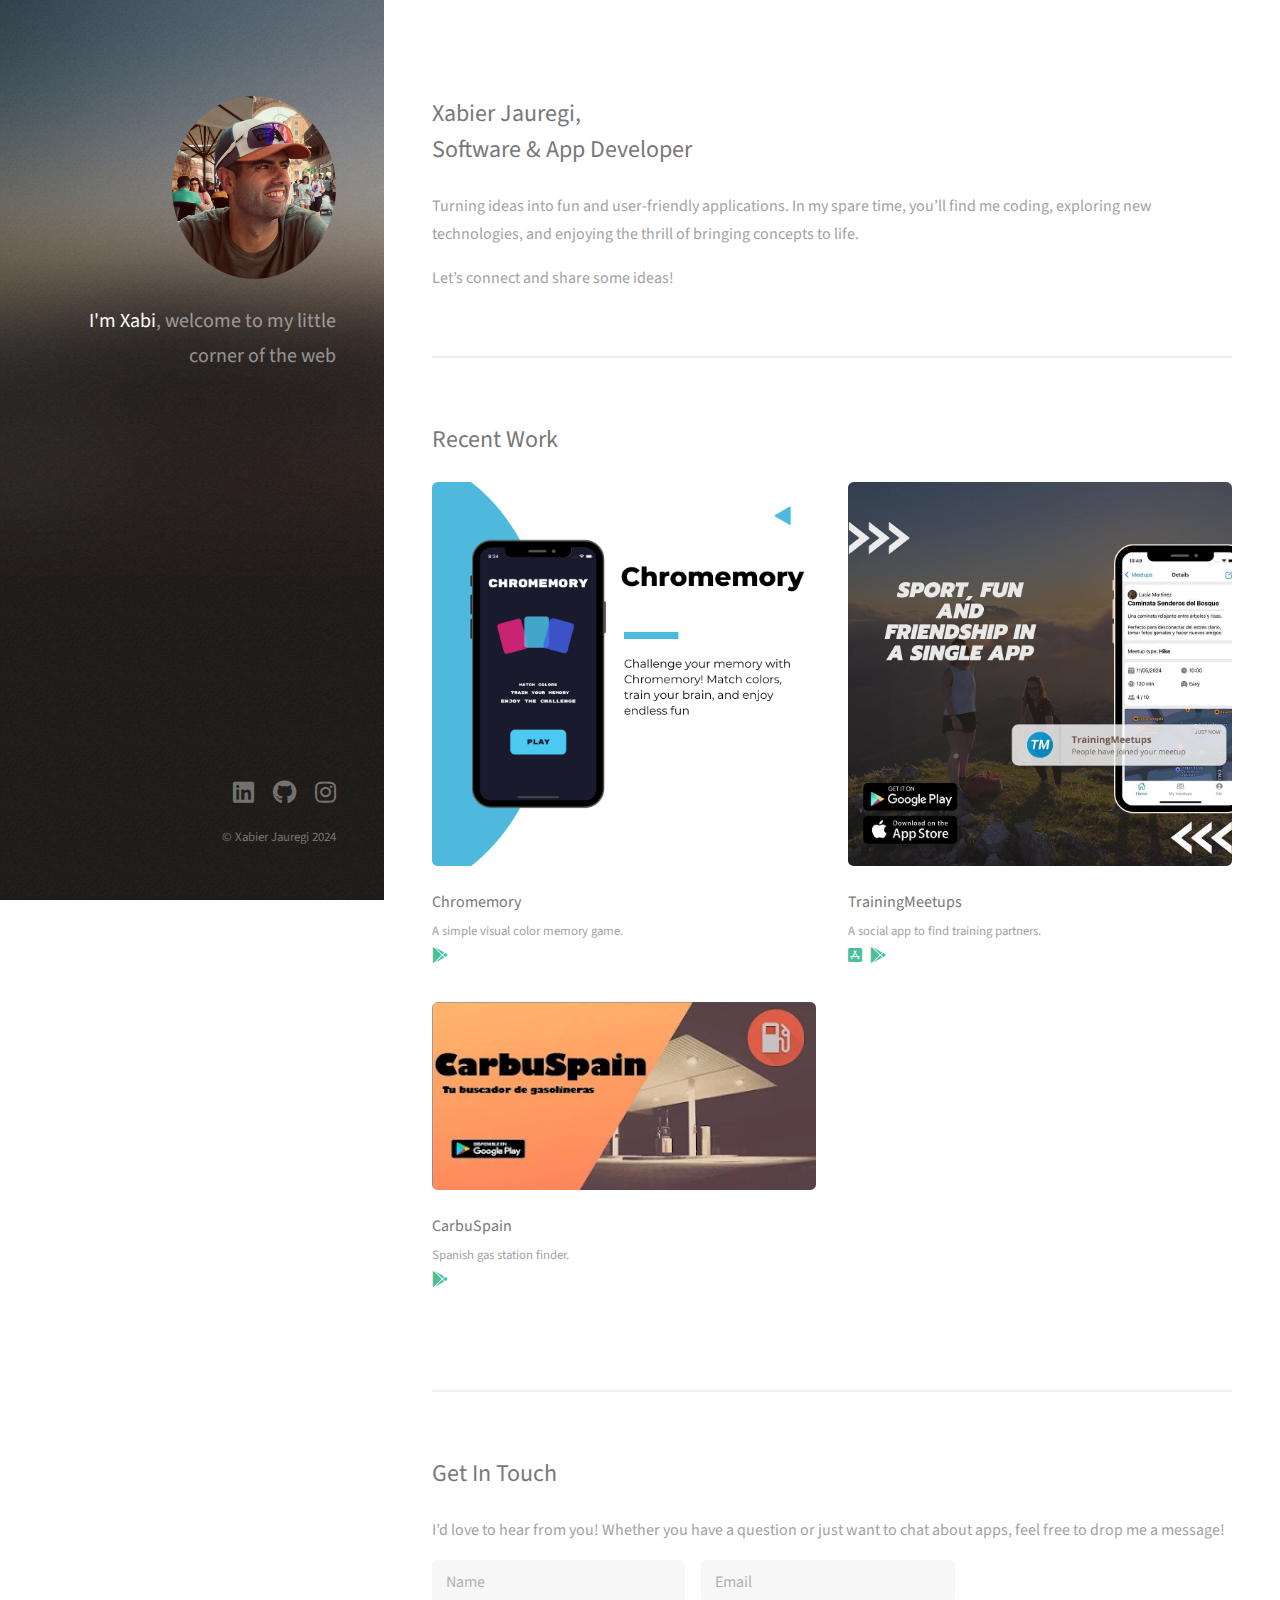
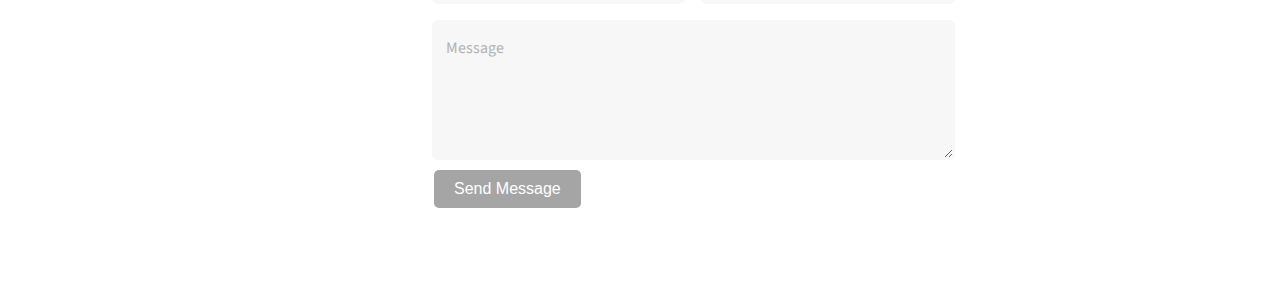
<file: index.html>
<!DOCTYPE HTML>

<html>
	<head>
		<title>Xabier Jauregi</title>
		<meta charset="utf-8" />
		<meta name="viewport" content="width=device-width, initial-scale=1, user-scalable=no" />
		<link rel="stylesheet" href="assets/css/main.css" />
		<link rel="icon" type="image/x-icon" href="images/favicon.ico">
	</head>
	<body class="is-preload">

			<header id="header">
				<div class="inner">
					<a href="#" class="image avatar"><img src="images/avatar.jpeg" alt="" /></a>
					<h1><strong>I'm Xabi</strong>, welcome to my little <br />
						corner of the web
				</div>
			</header>

			<div id="main">

					<section id="one">
						<header class="major">
							<h2>Xabier Jauregi, <br/> Software & App Developer </h2>
						</header>
						<p class="" >
							Turning ideas into fun and user-friendly applications. 
							In my spare time, you’ll find me coding, exploring new technologies, and enjoying the thrill of bringing concepts to life.
						</p>
						<p>Let’s connect and share some ideas!</p>
					</section>

					<section id="two">
						<h2>Recent Work</h2>
						<div class="row">
							<article class="col-6 col-12-xsmall work-item">
								<img class="image fit thumb" src="images/thumbs/01.png" alt="Chromemory" />
								<h3>Chromemory</h3>
								<p>A simple visual color memory game.</p>
								<a href="https://play.google.com/store/apps/details?id=com.xabierjauregi.chromemory" target="_blank" class="icon brands fa-google-play" style="margin-right: 5px;" ><span></span></a>
							</article>
							<article class="col-6 col-12-xsmall work-item">
								<img class="image fit thumb" src="images/thumbs/02.jpg" alt="TrainingMeetups" />
								<h3>TrainingMeetups</h3>
								<p>A social app to find training partners.</p>
								<a href="https://apps.apple.com/us/app/trainingmeetups/id6478928822" target="_blank" class="icon brands fa-app-store-ios" style="margin-right: 5px;" ><span></span></a>
								<a href="https://play.google.com/store/apps/details?id=com.xabierjauregi.trainingmeetups" target="_blank" class="icon brands fa-google-play"><span></span></a>
							</article>
							<article class="col-6 col-12-xsmall work-item">
								<img class="image fit thumb" src="images/thumbs/03.jpg" alt="CarbuSpain" />
								<h3>CarbuSpain </h3>
								<p>Spanish gas station finder.</p>
								<a href="https://play.google.com/store/apps/details?id=com.xjauregi.carbuspain" target="_blank" class="icon brands fa-google-play"><span></span></a>
							</article>
						</div>
					</section>

					<section id="three">
						<h2>Get In Touch</h2>
						<p class="" >I’d love to hear from you! Whether you have a question or just want to chat about apps, feel free to drop me a message!</p>
						<div class="row">
							<div class="col-8 col-12-small">
								<form action="https://formsubmit.co/ef9fe64d6799635df50fd22300cd9ba4" method="POST" target="_blank">
									<div class="row gtr-uniform gtr-50">
										<div class="col-6 col-12-xsmall"><input type="text" name="name" id="name" placeholder="Name" /></div>
										<div class="col-6 col-12-xsmall"><input type="email" name="email" id="email" placeholder="Email" /></div>
										<input type="hidden" name="_autoresponse" value="Thanks for your email! I’ll get back to you as soon as I can">
										<div class="col-12"><textarea name="message" id="message" placeholder="Message" rows="4"></textarea></div>
									</div>
									<button id="submit-button" type="submit" value="Send Message"> Send Message</button>
								</form>
							</div>
							
						</div>
					</section>


			</div>

			<footer id="footer">
				<div class="inner">
					<ul class="icons">
						<li><a href="https://www.linkedin.com/in/xabierjauregi/" target="_blank" class="icon brands fa-linkedin"><span class="label">LinkedIn</span></a></li>
						<li><a href="https://github.com/jaure96" target="_blank" class="icon brands fa-github"><span class="label">Github</span></a></li>
						<li><a href="https://www.instagram.com/jaure96/" target="_blank" class="icon brands fa-instagram"><span class="label">Instagram</span></a></li>
					</ul>
					<ul class="copyright">
						<li>&copy; Xabier Jauregi 2024</li>
					</ul>
				</div>
			</footer>

			<script src="assets/js/jquery.min.js"></script>
			<script src="assets/js/jquery.poptrox.min.js"></script>
			<script src="assets/js/browser.min.js"></script>
			<script src="assets/js/breakpoints.min.js"></script>
			<script src="assets/js/util.js"></script>
			<script src="assets/js/main.js"></script>

	</body>
</html>
</file>
<file: assets/css/main.css>
@import url("fontawesome-all.min.css");
@import url("https://fonts.googleapis.com/css?family=Source+Sans+Pro:400,400italic");

/*
	Strata by HTML5 UP
	html5up.net | @ajlkn
	Free for personal and commercial use under the CCA 3.0 license (html5up.net/license)
*/

html, body, div, span, applet, object,
iframe, h1, h2, h3, h4, h5, h6, p, blockquote,
pre, a, abbr, acronym, address, big, cite,
code, del, dfn, em, img, ins, kbd, q, s, samp,
small, strike, strong, sub, sup, tt, var, b,
u, i, center, dl, dt, dd, ol, ul, li, fieldset,
form, label, legend, table, caption, tbody,
tfoot, thead, tr, th, td, article, aside,
canvas, details, embed, figure, figcaption,
footer, header, hgroup, menu, nav, output, ruby,
section, summary, time, mark, audio, video {
	margin: 0;
	padding: 0;
	border: 0;
	font-size: 100%;
	font: inherit;
	vertical-align: baseline;}

article, aside, details, figcaption, figure,
footer, header, hgroup, menu, nav, section {
	display: block;}

body {
	line-height: 1;
}

ol, ul {
	list-style: none;
}

blockquote, q {
	quotes: none;
}

	blockquote:before, blockquote:after, q:before, q:after {
		content: '';
		content: none;
	}

table {
	border-collapse: collapse;
	border-spacing: 0;
}

body {
	-webkit-text-size-adjust: none;
}

mark {
	background-color: transparent;
	color: inherit;
}

input::-moz-focus-inner {
	border: 0;
	padding: 0;
}

input, select, textarea {
	-moz-appearance: none;
	-webkit-appearance: none;
	-ms-appearance: none;
	appearance: none;
}

/* Basic */

	html {
		box-sizing: border-box;
	}

	*, *:before, *:after {
		box-sizing: inherit;
	}

	body {
		background: #fff;
	}

		body.is-preload *, body.is-preload *:before, body.is-preload *:after {
			-moz-animation: none !important;
			-webkit-animation: none !important;
			-ms-animation: none !important;
			animation: none !important;
			-moz-transition: none !important;
			-webkit-transition: none !important;
			-ms-transition: none !important;
			transition: none !important;
		}

	body, input, select, textarea {
		color: #a2a2a2;
		font-family: "Source Sans Pro", Helvetica, sans-serif;
		font-size: 16pt;
		font-weight: 400;
		line-height: 1.75em;
	}

	a {
		-moz-transition: color 0.2s ease-in-out, border-color 0.2s ease-in-out;
		-webkit-transition: color 0.2s ease-in-out, border-color 0.2s ease-in-out;
		-ms-transition: color 0.2s ease-in-out, border-color 0.2s ease-in-out;
		transition: color 0.2s ease-in-out, border-color 0.2s ease-in-out;
		border-bottom: dotted 1px;
		color: #49bf9d;
		text-decoration: none;
	}

		a:hover {
			border-bottom-color: transparent;
			color: #49bf9d !important;
			text-decoration: none;
		}

	strong, b {
		color: #787878;
		font-weight: 400;
	}

	em, i {
		font-style: italic;
	}

	p {
		margin: 0 0 1em 0;
	}

	h1, h2, h3, h4, h5, h6 {
		color: #787878;
		font-weight: 400;
		line-height: 1em;
		margin: 0 0 1em 0;
	}

		h1 a, h2 a, h3 a, h4 a, h5 a, h6 a {
			color: inherit;
			text-decoration: none;
		}

	h1 {
		font-size: 2em;
		line-height: 1.5em;
	}

	h2 {
		font-size: 1.5em;
		line-height: 1.5em;
	}

	h3 {
		font-size: 1.25em;
		line-height: 1.5em;
	}

	h4 {
		font-size: 1.1em;
		line-height: 1.5em;
	}

	h5 {
		font-size: 0.9em;
		line-height: 1.5em;
	}

	h6 {
		font-size: 0.7em;
		line-height: 1.5em;
	}

	sub {
		font-size: 0.8em;
		position: relative;
		top: 0.5em;
	}

	sup {
		font-size: 0.8em;
		position: relative;
		top: -0.5em;
	}

	hr {
		border: 0;
		border-bottom: solid 2px #efefef;
		margin: 2em 0;
	}

		hr.major {
			margin: 3em 0;
		}

	blockquote {
		border-left: solid 6px #efefef;
		font-style: italic;
		margin: 0 0 2em 0;
		padding: 0.5em 0 0.5em 1.5em;
	}

	code {
		background: #f7f7f7;
		border-radius: 0.35em;
		border: solid 2px #efefef;
		font-family: "Courier New", monospace;
		font-size: 0.9em;
		margin: 0 0.25em;
		padding: 0.25em 0.65em;
	}

	pre {
		-webkit-overflow-scrolling: touch;
		font-family: "Courier New", monospace;
		font-size: 0.9em;
		margin: 0 0 2em 0;
	}

		pre code {
			display: block;
			line-height: 1.75em;
			padding: 1em 1.5em;
			overflow-x: auto;
		}

	.align-left {
		text-align: left;
	}

	.align-center {
		text-align: center;
	}

	.align-right {
		text-align: right;
	}

/* Container */

	.container {
		margin: 0 auto;
		max-width: calc(100% - 4em);
		width: 100%;
	}

		.container.xsmall {
			width: 25%;
		}

		.container.small {
			width: 50%;
		}

		.container.medium {
			width: 75%;
		}

		.container.large {
			width: 125%;
		}

		.container.xlarge {
			width: 150%;
		}

		.container.max {
			width: 100%;
		}

		@media screen and (max-width: 980px) {

			.container {
				width: 100% !important;
				max-width: 100% !important;
			}

		}

		@media screen and (max-width: 480px) {

			.container {
				max-width: calc(100% - 3em);
			}

		}

/* Row */

	.row {
		display: flex;
		flex-wrap: wrap;
		box-sizing: border-box;
		align-items: stretch;
	}

		.row > * {
			box-sizing: border-box;
		}

		.row.gtr-uniform > * > :last-child {
			margin-bottom: 0;
		}

		.row.aln-left {
			justify-content: flex-start;
		}

		.row.aln-center {
			justify-content: center;
		}

		.row.aln-right {
			justify-content: flex-end;
		}

		.row.aln-top {
			align-items: flex-start;
		}

		.row.aln-middle {
			align-items: center;
		}

		.row.aln-bottom {
			align-items: flex-end;
		}

		.row > .imp {
			order: -1;
		}

		.row > .col-1 {
			width: 8.33333%;
		}

		.row > .off-1 {
			margin-left: 8.33333%;
		}

		.row > .col-2 {
			width: 16.66667%;
		}

		.row > .off-2 {
			margin-left: 16.66667%;
		}

		.row > .col-3 {
			width: 25%;
		}

		.row > .off-3 {
			margin-left: 25%;
		}

		.row > .col-4 {
			width: 33.33333%;
		}

		.row > .off-4 {
			margin-left: 33.33333%;
		}

		.row > .col-5 {
			width: 41.66667%;
		}

		.row > .off-5 {
			margin-left: 41.66667%;
		}

		.row > .col-6 {
			width: 50%;
		}

		.row > .off-6 {
			margin-left: 50%;
		}

		.row > .col-7 {
			width: 58.33333%;
		}

		.row > .off-7 {
			margin-left: 58.33333%;
		}

		.row > .col-8 {
			width: 66.66667%;
		}

		.row > .off-8 {
			margin-left: 66.66667%;
		}

		.row > .col-9 {
			width: 75%;
		}

		.row > .off-9 {
			margin-left: 75%;
		}

		.row > .col-10 {
			width: 83.33333%;
		}

		.row > .off-10 {
			margin-left: 83.33333%;
		}

		.row > .col-11 {
			width: 91.66667%;
		}

		.row > .off-11 {
			margin-left: 91.66667%;
		}

		.row > .col-12 {
			width: 100%;
		}

		.row > .off-12 {
			margin-left: 100%;
		}

		.row.gtr-0 {
			margin-top: 0;
			margin-left: 0em;
		}

			.row.gtr-0 > * {
				padding: 0 0 0 0em;
			}

			.row.gtr-0.gtr-uniform {
				margin-top: 0em;
			}

				.row.gtr-0.gtr-uniform > * {
					padding-top: 0em;
				}

		.row.gtr-25 {
			margin-top: 0;
			margin-left: -0.625em;
		}

			.row.gtr-25 > * {
				padding: 0 0 0 0.625em;
			}

			.row.gtr-25.gtr-uniform {
				margin-top: -0.625em;
			}

				.row.gtr-25.gtr-uniform > * {
					padding-top: 0.625em;
				}

		.row.gtr-50 {
			margin-top: 0;
			margin-left: -1.25em;
		}

			.row.gtr-50 > * {
				padding: 0 0 0 1.25em;
			}

			.row.gtr-50.gtr-uniform {
				margin-top: -1.25em;
			}

				.row.gtr-50.gtr-uniform > * {
					padding-top: 1.25em;
				}

		.row {
			margin-top: 0;
			margin-left: -2.5em;
		}

			.row > * {
				padding: 0 0 0 2.5em;
			}

			.row.gtr-uniform {
				margin-top: -2.5em;
			}

				.row.gtr-uniform > * {
					padding-top: 2.5em;
				}

		.row.gtr-150 {
			margin-top: 0;
			margin-left: -3.75em;
		}

			.row.gtr-150 > * {
				padding: 0 0 0 3.75em;
			}

			.row.gtr-150.gtr-uniform {
				margin-top: -3.75em;
			}

				.row.gtr-150.gtr-uniform > * {
					padding-top: 3.75em;
				}

		.row.gtr-200 {
			margin-top: 0;
			margin-left: -5em;
		}

			.row.gtr-200 > * {
				padding: 0 0 0 5em;
			}

			.row.gtr-200.gtr-uniform {
				margin-top: -5em;
			}

				.row.gtr-200.gtr-uniform > * {
					padding-top: 5em;
				}

		@media screen and (max-width: 1800px) {

			.row {
				display: flex;
				flex-wrap: wrap;
				box-sizing: border-box;
				align-items: stretch;
			}

				.row > * {
					box-sizing: border-box;
				}

				.row.gtr-uniform > * > :last-child {
					margin-bottom: 0;
				}

				.row.aln-left {
					justify-content: flex-start;
				}

				.row.aln-center {
					justify-content: center;
				}

				.row.aln-right {
					justify-content: flex-end;
				}

				.row.aln-top {
					align-items: flex-start;
				}

				.row.aln-middle {
					align-items: center;
				}

				.row.aln-bottom {
					align-items: flex-end;
				}

				.row > .imp-xlarge {
					order: -1;
				}

				.row > .col-1-xlarge {
					width: 8.33333%;
				}

				.row > .off-1-xlarge {
					margin-left: 8.33333%;
				}

				.row > .col-2-xlarge {
					width: 16.66667%;
				}

				.row > .off-2-xlarge {
					margin-left: 16.66667%;
				}

				.row > .col-3-xlarge {
					width: 25%;
				}

				.row > .off-3-xlarge {
					margin-left: 25%;
				}

				.row > .col-4-xlarge {
					width: 33.33333%;
				}

				.row > .off-4-xlarge {
					margin-left: 33.33333%;
				}

				.row > .col-5-xlarge {
					width: 41.66667%;
				}

				.row > .off-5-xlarge {
					margin-left: 41.66667%;
				}

				.row > .col-6-xlarge {
					width: 50%;
				}

				.row > .off-6-xlarge {
					margin-left: 50%;
				}

				.row > .col-7-xlarge {
					width: 58.33333%;
				}

				.row > .off-7-xlarge {
					margin-left: 58.33333%;
				}

				.row > .col-8-xlarge {
					width: 66.66667%;
				}

				.row > .off-8-xlarge {
					margin-left: 66.66667%;
				}

				.row > .col-9-xlarge {
					width: 75%;
				}

				.row > .off-9-xlarge {
					margin-left: 75%;
				}

				.row > .col-10-xlarge {
					width: 83.33333%;
				}

				.row > .off-10-xlarge {
					margin-left: 83.33333%;
				}

				.row > .col-11-xlarge {
					width: 91.66667%;
				}

				.row > .off-11-xlarge {
					margin-left: 91.66667%;
				}

				.row > .col-12-xlarge {
					width: 100%;
				}

				.row > .off-12-xlarge {
					margin-left: 100%;
				}

				.row.gtr-0 {
					margin-top: 0;
					margin-left: 0em;
				}

					.row.gtr-0 > * {
						padding: 0 0 0 0em;
					}

					.row.gtr-0.gtr-uniform {
						margin-top: 0em;
					}

						.row.gtr-0.gtr-uniform > * {
							padding-top: 0em;
						}

				.row.gtr-25 {
					margin-top: 0;
					margin-left: -0.625em;
				}

					.row.gtr-25 > * {
						padding: 0 0 0 0.625em;
					}

					.row.gtr-25.gtr-uniform {
						margin-top: -0.625em;
					}

						.row.gtr-25.gtr-uniform > * {
							padding-top: 0.625em;
						}

				.row.gtr-50 {
					margin-top: 0;
					margin-left: -1.25em;
				}

					.row.gtr-50 > * {
						padding: 0 0 0 1.25em;
					}

					.row.gtr-50.gtr-uniform {
						margin-top: -1.25em;
					}

						.row.gtr-50.gtr-uniform > * {
							padding-top: 1.25em;
						}

				.row {
					margin-top: 0;
					margin-left: -2.5em;
				}

					.row > * {
						padding: 0 0 0 2.5em;
					}

					.row.gtr-uniform {
						margin-top: -2.5em;
					}

						.row.gtr-uniform > * {
							padding-top: 2.5em;
						}

				.row.gtr-150 {
					margin-top: 0;
					margin-left: -3.75em;
				}

					.row.gtr-150 > * {
						padding: 0 0 0 3.75em;
					}

					.row.gtr-150.gtr-uniform {
						margin-top: -3.75em;
					}

						.row.gtr-150.gtr-uniform > * {
							padding-top: 3.75em;
						}

				.row.gtr-200 {
					margin-top: 0;
					margin-left: -5em;
				}

					.row.gtr-200 > * {
						padding: 0 0 0 5em;
					}

					.row.gtr-200.gtr-uniform {
						margin-top: -5em;
					}

						.row.gtr-200.gtr-uniform > * {
							padding-top: 5em;
						}

		}

		@media screen and (max-width: 1280px) {

			.row {
				display: flex;
				flex-wrap: wrap;
				box-sizing: border-box;
				align-items: stretch;
			}

				.row > * {
					box-sizing: border-box;
				}

				.row.gtr-uniform > * > :last-child {
					margin-bottom: 0;
				}

				.row.aln-left {
					justify-content: flex-start;
				}

				.row.aln-center {
					justify-content: center;
				}

				.row.aln-right {
					justify-content: flex-end;
				}

				.row.aln-top {
					align-items: flex-start;
				}

				.row.aln-middle {
					align-items: center;
				}

				.row.aln-bottom {
					align-items: flex-end;
				}

				.row > .imp-large {
					order: -1;
				}

				.row > .col-1-large {
					width: 8.33333%;
				}

				.row > .off-1-large {
					margin-left: 8.33333%;
				}

				.row > .col-2-large {
					width: 16.66667%;
				}

				.row > .off-2-large {
					margin-left: 16.66667%;
				}

				.row > .col-3-large {
					width: 25%;
				}

				.row > .off-3-large {
					margin-left: 25%;
				}

				.row > .col-4-large {
					width: 33.33333%;
				}

				.row > .off-4-large {
					margin-left: 33.33333%;
				}

				.row > .col-5-large {
					width: 41.66667%;
				}

				.row > .off-5-large {
					margin-left: 41.66667%;
				}

				.row > .col-6-large {
					width: 50%;
				}

				.row > .off-6-large {
					margin-left: 50%;
				}

				.row > .col-7-large {
					width: 58.33333%;
				}

				.row > .off-7-large {
					margin-left: 58.33333%;
				}

				.row > .col-8-large {
					width: 66.66667%;
				}

				.row > .off-8-large {
					margin-left: 66.66667%;
				}

				.row > .col-9-large {
					width: 75%;
				}

				.row > .off-9-large {
					margin-left: 75%;
				}

				.row > .col-10-large {
					width: 83.33333%;
				}

				.row > .off-10-large {
					margin-left: 83.33333%;
				}

				.row > .col-11-large {
					width: 91.66667%;
				}

				.row > .off-11-large {
					margin-left: 91.66667%;
				}

				.row > .col-12-large {
					width: 100%;
				}

				.row > .off-12-large {
					margin-left: 100%;
				}

				.row.gtr-0 {
					margin-top: 0;
					margin-left: 0em;
				}

					.row.gtr-0 > * {
						padding: 0 0 0 0em;
					}

					.row.gtr-0.gtr-uniform {
						margin-top: 0em;
					}

						.row.gtr-0.gtr-uniform > * {
							padding-top: 0em;
						}

				.row.gtr-25 {
					margin-top: 0;
					margin-left: -0.5em;
				}

					.row.gtr-25 > * {
						padding: 0 0 0 0.5em;
					}

					.row.gtr-25.gtr-uniform {
						margin-top: -0.5em;
					}

						.row.gtr-25.gtr-uniform > * {
							padding-top: 0.5em;
						}

				.row.gtr-50 {
					margin-top: 0;
					margin-left: -1em;
				}

					.row.gtr-50 > * {
						padding: 0 0 0 1em;
					}

					.row.gtr-50.gtr-uniform {
						margin-top: -1em;
					}

						.row.gtr-50.gtr-uniform > * {
							padding-top: 1em;
						}

				.row {
					margin-top: 0;
					margin-left: -2em;
				}

					.row > * {
						padding: 0 0 0 2em;
					}

					.row.gtr-uniform {
						margin-top: -2em;
					}

						.row.gtr-uniform > * {
							padding-top: 2em;
						}

				.row.gtr-150 {
					margin-top: 0;
					margin-left: -3em;
				}

					.row.gtr-150 > * {
						padding: 0 0 0 3em;
					}

					.row.gtr-150.gtr-uniform {
						margin-top: -3em;
					}

						.row.gtr-150.gtr-uniform > * {
							padding-top: 3em;
						}

				.row.gtr-200 {
					margin-top: 0;
					margin-left: -4em;
				}

					.row.gtr-200 > * {
						padding: 0 0 0 4em;
					}

					.row.gtr-200.gtr-uniform {
						margin-top: -4em;
					}

						.row.gtr-200.gtr-uniform > * {
							padding-top: 4em;
						}

		}

		@media screen and (max-width: 980px) {

			.row {
				display: flex;
				flex-wrap: wrap;
				box-sizing: border-box;
				align-items: stretch;
			}

				.row > * {
					box-sizing: border-box;
				}

				.row.gtr-uniform > * > :last-child {
					margin-bottom: 0;
				}

				.row.aln-left {
					justify-content: flex-start;
				}

				.row.aln-center {
					justify-content: center;
				}

				.row.aln-right {
					justify-content: flex-end;
				}

				.row.aln-top {
					align-items: flex-start;
				}

				.row.aln-middle {
					align-items: center;
				}

				.row.aln-bottom {
					align-items: flex-end;
				}

				.row > .imp-medium {
					order: -1;
				}

				.row > .col-1-medium {
					width: 8.33333%;
				}

				.row > .off-1-medium {
					margin-left: 8.33333%;
				}

				.row > .col-2-medium {
					width: 16.66667%;
				}

				.row > .off-2-medium {
					margin-left: 16.66667%;
				}

				.row > .col-3-medium {
					width: 25%;
				}

				.row > .off-3-medium {
					margin-left: 25%;
				}

				.row > .col-4-medium {
					width: 33.33333%;
				}

				.row > .off-4-medium {
					margin-left: 33.33333%;
				}

				.row > .col-5-medium {
					width: 41.66667%;
				}

				.row > .off-5-medium {
					margin-left: 41.66667%;
				}

				.row > .col-6-medium {
					width: 50%;
				}

				.row > .off-6-medium {
					margin-left: 50%;
				}

				.row > .col-7-medium {
					width: 58.33333%;
				}

				.row > .off-7-medium {
					margin-left: 58.33333%;
				}

				.row > .col-8-medium {
					width: 66.66667%;
				}

				.row > .off-8-medium {
					margin-left: 66.66667%;
				}

				.row > .col-9-medium {
					width: 75%;
				}

				.row > .off-9-medium {
					margin-left: 75%;
				}

				.row > .col-10-medium {
					width: 83.33333%;
				}

				.row > .off-10-medium {
					margin-left: 83.33333%;
				}

				.row > .col-11-medium {
					width: 91.66667%;
				}

				.row > .off-11-medium {
					margin-left: 91.66667%;
				}

				.row > .col-12-medium {
					width: 100%;
				}

				.row > .off-12-medium {
					margin-left: 100%;
				}

				.row.gtr-0 {
					margin-top: 0;
					margin-left: 0em;
				}

					.row.gtr-0 > * {
						padding: 0 0 0 0em;
					}

					.row.gtr-0.gtr-uniform {
						margin-top: 0em;
					}

						.row.gtr-0.gtr-uniform > * {
							padding-top: 0em;
						}

				.row.gtr-25 {
					margin-top: 0;
					margin-left: -0.5em;
				}

					.row.gtr-25 > * {
						padding: 0 0 0 0.5em;
					}

					.row.gtr-25.gtr-uniform {
						margin-top: -0.5em;
					}

						.row.gtr-25.gtr-uniform > * {
							padding-top: 0.5em;
						}

				.row.gtr-50 {
					margin-top: 0;
					margin-left: -1em;
				}

					.row.gtr-50 > * {
						padding: 0 0 0 1em;
					}

					.row.gtr-50.gtr-uniform {
						margin-top: -1em;
					}

						.row.gtr-50.gtr-uniform > * {
							padding-top: 1em;
						}

				.row {
					margin-top: 0;
					margin-left: -2em;
				}

					.row > * {
						padding: 0 0 0 2em;
					}

					.row.gtr-uniform {
						margin-top: -2em;
					}

						.row.gtr-uniform > * {
							padding-top: 2em;
						}

				.row.gtr-150 {
					margin-top: 0;
					margin-left: -3em;
				}

					.row.gtr-150 > * {
						padding: 0 0 0 3em;
					}

					.row.gtr-150.gtr-uniform {
						margin-top: -3em;
					}

						.row.gtr-150.gtr-uniform > * {
							padding-top: 3em;
						}

				.row.gtr-200 {
					margin-top: 0;
					margin-left: -4em;
				}

					.row.gtr-200 > * {
						padding: 0 0 0 4em;
					}

					.row.gtr-200.gtr-uniform {
						margin-top: -4em;
					}

						.row.gtr-200.gtr-uniform > * {
							padding-top: 4em;
						}

		}

		@media screen and (max-width: 736px) {

			.row {
				display: flex;
				flex-wrap: wrap;
				box-sizing: border-box;
				align-items: stretch;
			}

				.row > * {
					box-sizing: border-box;
				}

				.row.gtr-uniform > * > :last-child {
					margin-bottom: 0;
				}

				.row.aln-left {
					justify-content: flex-start;
				}

				.row.aln-center {
					justify-content: center;
				}

				.row.aln-right {
					justify-content: flex-end;
				}

				.row.aln-top {
					align-items: flex-start;
				}

				.row.aln-middle {
					align-items: center;
				}

				.row.aln-bottom {
					align-items: flex-end;
				}

				.row > .imp-small {
					order: -1;
				}

				.row > .col-1-small {
					width: 8.33333%;
				}

				.row > .off-1-small {
					margin-left: 8.33333%;
				}

				.row > .col-2-small {
					width: 16.66667%;
				}

				.row > .off-2-small {
					margin-left: 16.66667%;
				}

				.row > .col-3-small {
					width: 25%;
				}

				.row > .off-3-small {
					margin-left: 25%;
				}

				.row > .col-4-small {
					width: 33.33333%;
				}

				.row > .off-4-small {
					margin-left: 33.33333%;
				}

				.row > .col-5-small {
					width: 41.66667%;
				}

				.row > .off-5-small {
					margin-left: 41.66667%;
				}

				.row > .col-6-small {
					width: 50%;
				}

				.row > .off-6-small {
					margin-left: 50%;
				}

				.row > .col-7-small {
					width: 58.33333%;
				}

				.row > .off-7-small {
					margin-left: 58.33333%;
				}

				.row > .col-8-small {
					width: 66.66667%;
				}

				.row > .off-8-small {
					margin-left: 66.66667%;
				}

				.row > .col-9-small {
					width: 75%;
				}

				.row > .off-9-small {
					margin-left: 75%;
				}

				.row > .col-10-small {
					width: 83.33333%;
				}

				.row > .off-10-small {
					margin-left: 83.33333%;
				}

				.row > .col-11-small {
					width: 91.66667%;
				}

				.row > .off-11-small {
					margin-left: 91.66667%;
				}

				.row > .col-12-small {
					width: 100%;
				}

				.row > .off-12-small {
					margin-left: 100%;
				}

				.row.gtr-0 {
					margin-top: 0;
					margin-left: 0em;
				}

					.row.gtr-0 > * {
						padding: 0 0 0 0em;
					}

					.row.gtr-0.gtr-uniform {
						margin-top: 0em;
					}

						.row.gtr-0.gtr-uniform > * {
							padding-top: 0em;
						}

				.row.gtr-25 {
					margin-top: 0;
					margin-left: -0.375em;
				}

					.row.gtr-25 > * {
						padding: 0 0 0 0.375em;
					}

					.row.gtr-25.gtr-uniform {
						margin-top: -0.375em;
					}

						.row.gtr-25.gtr-uniform > * {
							padding-top: 0.375em;
						}

				.row.gtr-50 {
					margin-top: 0;
					margin-left: -0.75em;
				}

					.row.gtr-50 > * {
						padding: 0 0 0 0.75em;
					}

					.row.gtr-50.gtr-uniform {
						margin-top: -0.75em;
					}

						.row.gtr-50.gtr-uniform > * {
							padding-top: 0.75em;
						}

				.row {
					margin-top: 0;
					margin-left: -1.5em;
				}

					.row > * {
						padding: 0 0 0 1.5em;
					}

					.row.gtr-uniform {
						margin-top: -1.5em;
					}

						.row.gtr-uniform > * {
							padding-top: 1.5em;
						}

				.row.gtr-150 {
					margin-top: 0;
					margin-left: -2.25em;
				}

					.row.gtr-150 > * {
						padding: 0 0 0 2.25em;
					}

					.row.gtr-150.gtr-uniform {
						margin-top: -2.25em;
					}

						.row.gtr-150.gtr-uniform > * {
							padding-top: 2.25em;
						}

				.row.gtr-200 {
					margin-top: 0;
					margin-left: -3em;
				}

					.row.gtr-200 > * {
						padding: 0 0 0 3em;
					}

					.row.gtr-200.gtr-uniform {
						margin-top: -3em;
					}

						.row.gtr-200.gtr-uniform > * {
							padding-top: 3em;
						}

		}

		@media screen and (max-width: 480px) {

			.row {
				display: flex;
				flex-wrap: wrap;
				box-sizing: border-box;
				align-items: stretch;
			}

				.row > * {
					box-sizing: border-box;
				}

				.row.gtr-uniform > * > :last-child {
					margin-bottom: 0;
				}

				.row.aln-left {
					justify-content: flex-start;
				}

				.row.aln-center {
					justify-content: center;
				}

				.row.aln-right {
					justify-content: flex-end;
				}

				.row.aln-top {
					align-items: flex-start;
				}

				.row.aln-middle {
					align-items: center;
				}

				.row.aln-bottom {
					align-items: flex-end;
				}

				.row > .imp-xsmall {
					order: -1;
				}

				.row > .col-1-xsmall {
					width: 8.33333%;
				}

				.row > .off-1-xsmall {
					margin-left: 8.33333%;
				}

				.row > .col-2-xsmall {
					width: 16.66667%;
				}

				.row > .off-2-xsmall {
					margin-left: 16.66667%;
				}

				.row > .col-3-xsmall {
					width: 25%;
				}

				.row > .off-3-xsmall {
					margin-left: 25%;
				}

				.row > .col-4-xsmall {
					width: 33.33333%;
				}

				.row > .off-4-xsmall {
					margin-left: 33.33333%;
				}

				.row > .col-5-xsmall {
					width: 41.66667%;
				}

				.row > .off-5-xsmall {
					margin-left: 41.66667%;
				}

				.row > .col-6-xsmall {
					width: 50%;
				}

				.row > .off-6-xsmall {
					margin-left: 50%;
				}

				.row > .col-7-xsmall {
					width: 58.33333%;
				}

				.row > .off-7-xsmall {
					margin-left: 58.33333%;
				}

				.row > .col-8-xsmall {
					width: 66.66667%;
				}

				.row > .off-8-xsmall {
					margin-left: 66.66667%;
				}

				.row > .col-9-xsmall {
					width: 75%;
				}

				.row > .off-9-xsmall {
					margin-left: 75%;
				}

				.row > .col-10-xsmall {
					width: 83.33333%;
				}

				.row > .off-10-xsmall {
					margin-left: 83.33333%;
				}

				.row > .col-11-xsmall {
					width: 91.66667%;
				}

				.row > .off-11-xsmall {
					margin-left: 91.66667%;
				}

				.row > .col-12-xsmall {
					width: 100%;
				}

				.row > .off-12-xsmall {
					margin-left: 100%;
				}

				.row.gtr-0 {
					margin-top: 0;
					margin-left: 0em;
				}

					.row.gtr-0 > * {
						padding: 0 0 0 0em;
					}

					.row.gtr-0.gtr-uniform {
						margin-top: 0em;
					}

						.row.gtr-0.gtr-uniform > * {
							padding-top: 0em;
						}

				.row.gtr-25 {
					margin-top: 0;
					margin-left: -0.375em;
				}

					.row.gtr-25 > * {
						padding: 0 0 0 0.375em;
					}

					.row.gtr-25.gtr-uniform {
						margin-top: -0.375em;
					}

						.row.gtr-25.gtr-uniform > * {
							padding-top: 0.375em;
						}

				.row.gtr-50 {
					margin-top: 0;
					margin-left: -0.75em;
				}

					.row.gtr-50 > * {
						padding: 0 0 0 0.75em;
					}

					.row.gtr-50.gtr-uniform {
						margin-top: -0.75em;
					}

						.row.gtr-50.gtr-uniform > * {
							padding-top: 0.75em;
						}

				.row {
					margin-top: 0;
					margin-left: -1.5em;
				}

					.row > * {
						padding: 0 0 0 1.5em;
					}

					.row.gtr-uniform {
						margin-top: -1.5em;
					}

						.row.gtr-uniform > * {
							padding-top: 1.5em;
						}

				.row.gtr-150 {
					margin-top: 0;
					margin-left: -2.25em;
				}

					.row.gtr-150 > * {
						padding: 0 0 0 2.25em;
					}

					.row.gtr-150.gtr-uniform {
						margin-top: -2.25em;
					}

						.row.gtr-150.gtr-uniform > * {
							padding-top: 2.25em;
						}

				.row.gtr-200 {
					margin-top: 0;
					margin-left: -3em;
				}

					.row.gtr-200 > * {
						padding: 0 0 0 3em;
					}

					.row.gtr-200.gtr-uniform {
						margin-top: -3em;
					}

						.row.gtr-200.gtr-uniform > * {
							padding-top: 3em;
						}

		}


/* Form */

	form {
		margin: 0 0 2em 0;
	}

	label {
		color: #787878;
		display: block;
		font-size: 0.9em;
		font-weight: 400;
		margin: 0 0 1em 0;
	}

	input[type="text"],
	input[type="password"],
	input[type="email"],
	select,
	textarea {
		-moz-appearance: none;
		-webkit-appearance: none;
		-ms-appearance: none;
		appearance: none;
		background: #f7f7f7;
		border-radius: 0.35em;
		border: solid 2px transparent;
		color: inherit;
		display: block;
		outline: 0;
		padding: 0 0.75em;
		text-decoration: none;
		width: 100%;
	}

		input[type="text"]:invalid,
		input[type="password"]:invalid,
		input[type="email"]:invalid,
		select:invalid,
		textarea:invalid {
			box-shadow: none;
		}

		input[type="text"]:focus,
		input[type="password"]:focus,
		input[type="email"]:focus,
		select:focus,
		textarea:focus {
			border-color: #49bf9d;
		}

	select {
		background-image: url("data:image/svg+xml;charset=utf8,%3Csvg xmlns='http://www.w3.org/2000/svg' width='40' height='40' preserveAspectRatio='none' viewBox='0 0 40 40'%3E%3Cpath d='M9.4,12.3l10.4,10.4l10.4-10.4c0.2-0.2,0.5-0.4,0.9-0.4c0.3,0,0.6,0.1,0.9,0.4l3.3,3.3c0.2,0.2,0.4,0.5,0.4,0.9 c0,0.4-0.1,0.6-0.4,0.9L20.7,31.9c-0.2,0.2-0.5,0.4-0.9,0.4c-0.3,0-0.6-0.1-0.9-0.4L4.3,17.3c-0.2-0.2-0.4-0.5-0.4-0.9 c0-0.4,0.1-0.6,0.4-0.9l3.3-3.3c0.2-0.2,0.5-0.4,0.9-0.4S9.1,12.1,9.4,12.3z' fill='%23dfdfdf' /%3E%3C/svg%3E");
		background-size: 1.25rem;
		background-repeat: no-repeat;
		background-position: calc(100% - 1rem) center;
		height: 2.75em;
		padding-right: 2.75em;
		text-overflow: ellipsis;
	}

		select option {
			color: #787878;
			background: #fff;
		}

		select:focus::-ms-value {
			background-color: transparent;
		}

		select::-ms-expand {
			display: none;
		}

	input[type="text"],
	input[type="password"],
	input[type="email"],
	select {
		height: 2.75em;
	}

	textarea {
		padding: 0.75em;
	}

	input[type="checkbox"],
	input[type="radio"] {
		-moz-appearance: none;
		-webkit-appearance: none;
		-ms-appearance: none;
		appearance: none;
		display: block;
		float: left;
		margin-right: -2em;
		opacity: 0;
		width: 1em;
		z-index: -1;
	}

		input[type="checkbox"] + label,
		input[type="radio"] + label {
			text-decoration: none;
			color: #a2a2a2;
			cursor: pointer;
			display: inline-block;
			font-size: 1em;
			font-weight: 400;
			padding-left: 2.4em;
			padding-right: 0.75em;
			position: relative;
		}

			input[type="checkbox"] + label:before,
			input[type="radio"] + label:before {
				-moz-osx-font-smoothing: grayscale;
				-webkit-font-smoothing: antialiased;
				display: inline-block;
				font-style: normal;
				font-variant: normal;
				text-rendering: auto;
				line-height: 1;
				text-transform: none !important;
				font-family: 'Font Awesome 5 Free';
				font-weight: 900;
			}

			input[type="checkbox"] + label:before,
			input[type="radio"] + label:before {
				background: #f7f7f7;
				border-radius: 0.35em;
				border: solid 2px transparent;
				content: '';
				display: inline-block;
				font-size: 0.8em;
				height: 2.0625em;
				left: 0;
				line-height: 1.85625em;
				position: absolute;
				text-align: center;
				top: 0;
				width: 2.0625em;
			}

		input[type="checkbox"]:checked + label:before,
		input[type="radio"]:checked + label:before {
			background: #787878;
			border-color: #787878;
			color: #fff;
			content: '\f00c';
		}

		input[type="checkbox"]:focus + label:before,
		input[type="radio"]:focus + label:before {
			border-color: #49bf9d;
		}

	input[type="checkbox"] + label:before {
		border-radius: 0.35em;
	}

	input[type="radio"] + label:before {
		border-radius: 100%;
	}

	::-webkit-input-placeholder {
		color: #b2b2b2 !important;
		opacity: 1.0;
	}

	:-moz-placeholder {
		color: #b2b2b2 !important;
		opacity: 1.0;
	}

	::-moz-placeholder {
		color: #b2b2b2 !important;
		opacity: 1.0;
	}

	:-ms-input-placeholder {
		color: #b2b2b2 !important;
		opacity: 1.0;
	}

/* Box */

	.box {
		border-radius: 0.35em;
		border: solid 2px #efefef;
		margin-bottom: 2em;
		padding: 1.5em;
	}

		.box > :last-child,
		.box > :last-child > :last-child,
		.box > :last-child > :last-child > :last-child {
			margin-bottom: 0;
		}

		.box.alt {
			border: 0;
			border-radius: 0;
			padding: 0;
		}

/* Icon */

	.icon {
		text-decoration: none;
		border-bottom: none;
		position: relative;
	}

		.icon:before {
			-moz-osx-font-smoothing: grayscale;
			-webkit-font-smoothing: antialiased;
			display: inline-block;
			font-style: normal;
			font-variant: normal;
			text-rendering: auto;
			line-height: 1;
			text-transform: none !important;
			font-family: 'Font Awesome 5 Free';
			font-weight: 400;
		}

		.icon > .label {
			display: none;
		}

		.icon:before {
			line-height: inherit;
		}

		.icon.solid:before {
			font-weight: 900;
		}

		.icon.brands:before {
			font-family: 'Font Awesome 5 Brands';
		}

/* Image */

	.image {
		border-radius: 0.35em;
		border: 0;
		display: inline-block;
		position: relative;
	}


		.image.thumb {
			text-align: center;
		}

			.image.thumb:after {
				-moz-transition: opacity 0.2s ease-in-out;
				-webkit-transition: opacity 0.2s ease-in-out;
				-ms-transition: opacity 0.2s ease-in-out;
				transition: opacity 0.2s ease-in-out;
				border-radius: 0.35em;
				border: solid 3px rgba(255, 255, 255, 0.5);
				color: #fff;
				content: 'View';
				display: inline-block;
				font-size: 0.8em;
				font-weight: 400;
				left: 50%;
				line-height: 2.25em;
				margin: -1.25em 0 0 -3em;
				opacity: 0;
				padding: 0 1.5em;
				position: absolute;
				text-align: center;
				text-decoration: none;
				top: 50%;
				white-space: nowrap;
			}

			.image.thumb:hover:after {
				opacity: 1.0;
			}

			.image.thumb:hover:before {
				background: url("images/overlay.png"), url("images/overlay.png");
				opacity: 1.0;
			}

		.image img {
			border-radius: 0.35em;
			display: block;
		}

		.image.left {
			float: left;
			margin: 0 1.5em 1em 0;
			top: 0.25em;
		}

		.image.right {
			float: right;
			margin: 0 0 1em 1.5em;
			top: 0.25em;
		}

		.image.left, .image.right {
			max-width: 40%;
		}

			.image.left img, .image.right img {
				width: 100%;
			}

		.image.fit {
			display: block;
			margin: 0 0 2em 0;
			width: 100%;
		}

			.image.fit img {
				width: 100%;
			}

		.image.avatar {
			border-radius: 100%;
		}

			.image.avatar:before {
				display: none;
			}

			.image.avatar img {
				border-radius: 100%;
				width: 100%;
			}

/* List */

	ol {
		list-style: decimal;
		margin: 0 0 2em 0;
		padding-left: 1.25em;
	}

		ol li {
			padding-left: 0.25em;
		}

	ul {
		list-style: disc;
		margin: 0 0 2em 0;
		padding-left: 1em;
	}

		ul li {
			padding-left: 0.5em;
		}

		ul.alt {
			list-style: none;
			padding-left: 0;
		}

			ul.alt li {
				border-top: solid 2px #efefef;
				padding: 0.5em 0;
			}

				ul.alt li:first-child {
					border-top: 0;
					padding-top: 0;
				}

	dl {
		margin: 0 0 2em 0;
	}

/* Icons */

	ul.icons {
		cursor: default;
		list-style: none;
		padding-left: 0;
	}

		ul.icons li {
			display: inline-block;
			padding: 0 1em 0 0;
		}

			ul.icons li:last-child {
				padding-right: 0;
			}

			ul.icons li .icon:before {
				font-size: 1.5em;
			}

/* Labeled Icons */

	ul.labeled-icons {
		list-style: none;
		padding: 0;
	}

		ul.labeled-icons li {
			line-height: 1.75em;
			margin: 1.5em 0 0 0;
			padding-left: 2.25em;
			position: relative;
		}

			ul.labeled-icons li:first-child {
				margin-top: 0;
			}

			ul.labeled-icons li a {
				color: inherit;
			}

			ul.labeled-icons li h3 {
				color: #b2b2b2;
				left: 0;
				position: absolute;
				text-align: center;
				top: 0;
				width: 1em;
			}




/* Table */

	.table-wrapper {
		-webkit-overflow-scrolling: touch;
		overflow-x: auto;
	}

	table {
		margin: 0 0 2em 0;
		width: 100%;
	}

		table tbody tr {
			border: solid 1px #efefef;
			border-left: 0;
			border-right: 0;
		}

			table tbody tr:nth-child(2n + 1) {
				background-color: #f7f7f7;
			}

		table td {
			padding: 0.75em 0.75em;
		}

		table th {
			color: #787878;
			font-size: 0.9em;
			font-weight: 400;
			padding: 0 0.75em 0.75em 0.75em;
			text-align: left;
		}

		table thead {
			border-bottom: solid 2px #efefef;
		}

		table tfoot {
			border-top: solid 2px #efefef;
		}

		table.alt {
			border-collapse: separate;
		}

			table.alt tbody tr td {
				border: solid 2px #efefef;
				border-left-width: 0;
				border-top-width: 0;
			}

				table.alt tbody tr td:first-child {
					border-left-width: 2px;
				}

			table.alt tbody tr:first-child td {
				border-top-width: 2px;
			}

			table.alt thead {
				border-bottom: 0;
			}

			table.alt tfoot {
				border-top: 0;
			}

/* Button */

	input[type="submit"],
	input[type="reset"],
	input[type="button"],
	.button {
		-moz-appearance: none;
		-webkit-appearance: none;
		-ms-appearance: none;
		appearance: none;
		-moz-transition: background-color 0.2s ease-in-out, color 0.2s ease-in-out, border-color 0.2s ease-in-out;
		-webkit-transition: background-color 0.2s ease-in-out, color 0.2s ease-in-out, border-color 0.2s ease-in-out;
		-ms-transition: background-color 0.2s ease-in-out, color 0.2s ease-in-out, border-color 0.2s ease-in-out;
		transition: background-color 0.2s ease-in-out, color 0.2s ease-in-out, border-color 0.2s ease-in-out;
		background-color: transparent;
		border-radius: 0.35em;
		border: solid 3px #efefef;
		color: #787878 !important;
		cursor: pointer;
		display: inline-block;
		font-weight: 400;
		height: 3.15em;
		height: calc(2.75em + 6px);
		line-height: 2.75em;
		min-width: 10em;
		padding: 0 1.5em;
		text-align: center;
		text-decoration: none;
		white-space: nowrap;
	}

		input[type="submit"]:hover,
		input[type="reset"]:hover,
		input[type="button"]:hover,
		.button:hover {
			border-color: #49bf9d;
			color: #49bf9d !important;
		}

		input[type="submit"]:active,
		input[type="reset"]:active,
		input[type="button"]:active,
		.button:active {
			background-color: rgba(73, 191, 157, 0.1);
			border-color: #49bf9d;
			color: #49bf9d !important;
		}

		input[type="submit"].icon,
		input[type="reset"].icon,
		input[type="button"].icon,
		.button.icon {
			padding-left: 1.35em;
		}

			input[type="submit"].icon:before,
			input[type="reset"].icon:before,
			input[type="button"].icon:before,
			.button.icon:before {
				margin-right: 0.5em;
			}

		input[type="submit"].fit,
		input[type="reset"].fit,
		input[type="button"].fit,
		.button.fit {
			min-width: 0;
			width: 100%;
		}

		input[type="submit"].small,
		input[type="reset"].small,
		input[type="button"].small,
		.button.small {
			font-size: 0.8em;
		}

		input[type="submit"].large,
		input[type="reset"].large,
		input[type="button"].large,
		.button.large {
			font-size: 1.35em;
		}

		input[type="submit"].primary,
		input[type="reset"].primary,
		input[type="button"].primary,
		.button.primary {
			background-color: #49bf9d;
			border-color: #49bf9d;
			color: #ffffff !important;
		}

			input[type="submit"].primary:hover,
			input[type="reset"].primary:hover,
			input[type="button"].primary:hover,
			.button.primary:hover {
				background-color: #5cc6a7;
				border-color: #5cc6a7;
			}

			input[type="submit"].primary:active,
			input[type="reset"].primary:active,
			input[type="button"].primary:active,
			.button.primary:active {
				background-color: #3eb08f;
				border-color: #3eb08f;
			}

		input[type="submit"].disabled, input[type="submit"]:disabled,
		input[type="reset"].disabled,
		input[type="reset"]:disabled,
		input[type="button"].disabled,
		input[type="button"]:disabled,
		.button.disabled,
		.button:disabled {
			background-color: #e7e7e7 !important;
			border-color: #e7e7e7 !important;
			color: #b2b2b2 !important;
			cursor: default;
		}

/* Work Item */

	.work-item {
		margin: 0 0 2em 0;
	}

		.work-item .image {
			margin: 0 0 1.5em 0;
		}

		.work-item h3 {
			font-size: 1em;
			margin: 0 0 0.5em 0;
		}

		.work-item p {
			font-size: 0.8em;
			line-height: 1.5em;
			margin: 0;
		}

/* Header */

	#header {
		display: -moz-flex;
		display: -webkit-flex;
		display: -ms-flex;
		display: flex;
		-moz-flex-direction: column;
		-webkit-flex-direction: column;
		-ms-flex-direction: column;
		flex-direction: column;
		-moz-align-items: -moz-flex-end;
		-webkit-align-items: -webkit-flex-end;
		-ms-align-items: -ms-flex-end;
		align-items: flex-end;
		-moz-justify-content: space-between;
		-webkit-justify-content: space-between;
		-ms-justify-content: space-between;
		justify-content: space-between;
		background-color: #1f1815;
		background-attachment: scroll,								scroll;
		background-image: url("images/overlay.png"), url("../../images/bg.jpg");
		background-position: top left,							top left;
		background-repeat: repeat,								no-repeat;
		background-size: auto,								150%;
		color: rgba(255, 255, 255, 0.5);
		height: 100%;
		left: 0;
		padding: 8em 4em;
		position: fixed;
		text-align: right;
		top: 0;
		width: 35%;
	}

		#header > * {
			-moz-flex-shrink: 0;
			-webkit-flex-shrink: 0;
			-ms-flex-shrink: 0;
			flex-shrink: 0;
			width: 100%;
		}

		#header > .inner {
			-moz-flex-grow: 1;
			-webkit-flex-grow: 1;
			-ms-flex-grow: 1;
			flex-grow: 1;
			margin: 0 0 2em 0;
		}

		#header strong, #header b {
			color: #ffffff;
		}

		#header h2, #header h3, #header h4, #header h5, #header h6 {
			color: #ffffff;
		}

		#header h1 {
			color: rgba(255, 255, 255, 0.5);
			font-size: 1.35em;
			line-height: 1.75em;
			margin: 0;
		}

		#header .image.avatar {
			margin: 0 0 1em 0;
			width: 10.25em;
		}

/* Footer */

	#footer .icons {
		margin: 1em 0 0 0;
	}

		#footer .icons a {
			color: rgba(255, 255, 255, 0.4);
		}

	#footer .copyright {
		color: rgba(255, 255, 255, 0.4);
		font-size: 0.8em;
		list-style: none;
		margin: 1em 0 0 0;
		padding: 0;
	}

		#footer .copyright li {
			border-left: solid 1px rgba(255, 255, 255, 0.25);
			display: inline-block;
			line-height: 1em;
			margin-left: 0.75em;
			padding-left: 0.75em;
		}

			#footer .copyright li:first-child {
				border-left: 0;
				margin-left: 0;
				padding-left: 0;
			}

			#footer .copyright li a {
				color: inherit;
			}

/* Main */

	#main {
		margin-left: 35%;
		max-width: 54em;
		padding: 8em 4em 4em 4em;
		width: calc(100% - 35%);
	}

		#main > section {
			border-top: solid 2px #efefef;
			margin: 4em 0 0 0;
			padding: 4em 0 0 0;
		}

			#main > section:first-child {
				border-top: 0;
				margin-top: 0;
				padding-top: 0;
			}

/* Poptrox */

	@-moz-keyframes spin {
		0% {
			-moz-transform: rotate(0deg);
			-webkit-transform: rotate(0deg);
			-ms-transform: rotate(0deg);
			transform: rotate(0deg);
		}

		100% {
			-moz-transform: rotate(360deg);
			-webkit-transform: rotate(360deg);
			-ms-transform: rotate(360deg);
			transform: rotate(360deg);
		}
	}

	@-webkit-keyframes spin {
		0% {
			-moz-transform: rotate(0deg);
			-webkit-transform: rotate(0deg);
			-ms-transform: rotate(0deg);
			transform: rotate(0deg);
		}

		100% {
			-moz-transform: rotate(360deg);
			-webkit-transform: rotate(360deg);
			-ms-transform: rotate(360deg);
			transform: rotate(360deg);
		}
	}

	@-ms-keyframes spin {
		0% {
			-moz-transform: rotate(0deg);
			-webkit-transform: rotate(0deg);
			-ms-transform: rotate(0deg);
			transform: rotate(0deg);
		}

		100% {
			-moz-transform: rotate(360deg);
			-webkit-transform: rotate(360deg);
			-ms-transform: rotate(360deg);
			transform: rotate(360deg);
		}
	}

	@keyframes spin {
		0% {
			-moz-transform: rotate(0deg);
			-webkit-transform: rotate(0deg);
			-ms-transform: rotate(0deg);
			transform: rotate(0deg);
		}

		100% {
			-moz-transform: rotate(360deg);
			-webkit-transform: rotate(360deg);
			-ms-transform: rotate(360deg);
			transform: rotate(360deg);
		}
	}

	.poptrox-popup {
		-moz-box-sizing: content-box;
		-webkit-box-sizing: content-box;
		-ms-box-sizing: content-box;
		box-sizing: content-box;
		-webkit-tap-highlight-color: rgba(255, 255, 255, 0);
		background: #fff;
		border-radius: 0.35em;
		box-shadow: 0 0.1em 0.15em 0 rgba(0, 0, 0, 0.15);
		overflow: hidden;
		padding-bottom: 3em;
	}

		.poptrox-popup .loader {
			text-decoration: none;
			-moz-animation: spin 1s linear infinite;
			-webkit-animation: spin 1s linear infinite;
			-ms-animation: spin 1s linear infinite;
			animation: spin 1s linear infinite;
			font-size: 1.5em;
			height: 1em;
			left: 50%;
			line-height: 1em;
			margin: -0.5em 0 0 -0.5em;
			position: absolute;
			top: 50%;
			width: 1em;
		}

			.poptrox-popup .loader:before {
				-moz-osx-font-smoothing: grayscale;
				-webkit-font-smoothing: antialiased;
				display: inline-block;
				font-style: normal;
				font-variant: normal;
				text-rendering: auto;
				line-height: 1;
				text-transform: none !important;
				font-family: 'Font Awesome 5 Free';
				font-weight: 900;
			}

			.poptrox-popup .loader:before {
				content: '\f1ce';
			}

		.poptrox-popup .caption {
			background: #fff;
			bottom: 0;
			cursor: default;
			font-size: 0.9em;
			height: 3em;
			left: 0;
			line-height: 2.8em;
			position: absolute;
			text-align: center;
			width: 100%;
			z-index: 1;
		}

		.poptrox-popup .nav-next,
		.poptrox-popup .nav-previous {
			text-decoration: none;
			-moz-transition: opacity 0.2s ease-in-out;
			-webkit-transition: opacity 0.2s ease-in-out;
			-ms-transition: opacity 0.2s ease-in-out;
			transition: opacity 0.2s ease-in-out;
			-webkit-tap-highlight-color: rgba(255, 255, 255, 0);
			background: rgba(0, 0, 0, 0.01);
			cursor: pointer;
			height: 100%;
			opacity: 0;
			position: absolute;
			top: 0;
			width: 50%;
		}

			.poptrox-popup .nav-next:before,
			.poptrox-popup .nav-previous:before {
				-moz-osx-font-smoothing: grayscale;
				-webkit-font-smoothing: antialiased;
				display: inline-block;
				font-style: normal;
				font-variant: normal;
				text-rendering: auto;
				line-height: 1;
				text-transform: none !important;
				font-family: 'Font Awesome 5 Free';
				font-weight: 900;
			}

			.poptrox-popup .nav-next:before,
			.poptrox-popup .nav-previous:before {
				color: #fff;
				font-size: 2.5em;
				height: 1em;
				line-height: 1em;
				margin-top: -0.75em;
				position: absolute;
				text-align: center;
				top: 50%;
				width: 1.5em;
			}

		.poptrox-popup .nav-next {
			right: 0;
		}

			.poptrox-popup .nav-next:before {
				content: '\f105';
				right: 0;
			}

		.poptrox-popup .nav-previous {
			left: 0;
		}

			.poptrox-popup .nav-previous:before {
				content: '\f104';
				left: 0;
			}

		.poptrox-popup .closer {
			text-decoration: none;
			-moz-transition: opacity 0.2s ease-in-out;
			-webkit-transition: opacity 0.2s ease-in-out;
			-ms-transition: opacity 0.2s ease-in-out;
			transition: opacity 0.2s ease-in-out;
			-webkit-tap-highlight-color: rgba(255, 255, 255, 0);
			color: #fff;
			height: 4em;
			line-height: 4em;
			opacity: 0;
			position: absolute;
			right: 0;
			text-align: center;
			top: 0;
			width: 4em;
			z-index: 2;
		}

			.poptrox-popup .closer:before {
				-moz-osx-font-smoothing: grayscale;
				-webkit-font-smoothing: antialiased;
				display: inline-block;
				font-style: normal;
				font-variant: normal;
				text-rendering: auto;
				line-height: 1;
				text-transform: none !important;
				font-family: 'Font Awesome 5 Free';
				font-weight: 900;
			}

			.poptrox-popup .closer:before {
				-moz-box-sizing: content-box;
				-webkit-box-sizing: content-box;
				-ms-box-sizing: content-box;
				box-sizing: content-box;
				border-radius: 100%;
				border: solid 3px rgba(255, 255, 255, 0.5);
				content: '\f00d';
				display: block;
				font-size: 1em;
				height: 1.75em;
				left: 50%;
				line-height: 1.75em;
				margin: -0.875em 0 0 -0.875em;
				position: absolute;
				top: 50%;
				width: 1.75em;
			}

		.poptrox-popup:hover .nav-next,
		.poptrox-popup:hover .nav-previous {
			opacity: 0.5;
		}

			.poptrox-popup:hover .nav-next:hover,
			.poptrox-popup:hover .nav-previous:hover {
				opacity: 1.0;
			}

		.poptrox-popup:hover .closer {
			opacity: 0.5;
		}

			.poptrox-popup:hover .closer:hover {
				opacity: 1.0;
			}

/* Touch */

	body.is-touch .image.thumb:before {
		opacity: 0.5 !important;
	}

	body.is-touch .image.thumb:after {
		display: none !important;
	}

	body.is-touch #header {
		background-attachment: scroll;
		background-size: auto, cover;
	}

	body.is-touch .poptrox-popup .nav-next,
	body.is-touch .poptrox-popup .nav-previous,
	body.is-touch .poptrox-popup .closer {
		opacity: 1.0 !important;
	}

/* XLarge */

	@media screen and (max-width: 1800px) {

		/* Basic */

			body, input, select, textarea {
				font-size: 12pt;
			}

	}

/* Large */

	@media screen and (max-width: 1280px) {

		/* Header */

			#header {
				padding: 6em 3em 3em 3em;
				width: 30%;
			}

				#header h1 {
					font-size: 1.25em;
				}

					#header h1 br {
						display: none;
					}

				#header > .inner {
					margin-bottom: 0;
				}

		/* Footer */

			#footer .copyright li {
				border-left-width: 0;
				display: block;
				line-height: 2.25em;
				margin-left: 0;
				padding-left: 0;
			}

		/* Main */

			#main {
				margin-left: 30%;
				max-width: none;
				padding: 6em 3em 3em 3em;
				width: calc(100% - 30%);
			}

	}

/* Medium */

	@media screen and (max-width: 980px) {

		/* Basic */

			h1 br, h2 br, h3 br, h4 br, h5 br, h6 br {
				display: none;
			}

		/* List */

			ul.icons li .icon {
				font-size: 1.25em;
			}

		/* Header */

			#header {
				background-attachment: scroll;
				background-position: top left, center center;
				background-size: auto,		cover;
				left: auto;
				padding: 6em 4em;
				position: relative;
				text-align: center;
				top: auto;
				width: 100%;
				display: block;
			}

				#header h1 {
					font-size: 1.75em;
				}

					#header h1 br {
						display: inline;
					}

		/* Footer */

			#footer {
				background-attachment: scroll;
				background-color: #1f1815;
				background-image: url("images/overlay.png"), url("../../images/bg.jpg");
				background-position: top left,						bottom center;
				background-repeat: repeat,							no-repeat;
				background-size: auto,							cover;
				bottom: auto;
				left: auto;
				padding: 4em 4em 6em 4em;
				position: relative;
				text-align: center;
				width: 100%;
			}

				#footer .icons {
					margin: 0 0 1em 0;
				}

				#footer .copyright {
					margin: 0 0 1em 0;
				}

					#footer .copyright li {
						border-left-width: 1px;
						display: inline-block;
						line-height: 1em;
						margin-left: 0.75em;
						padding-left: 0.75em;
					}

		/* Main */

			#main {
				margin: 0;
				padding: 6em 4em;
				width: 100%;
			}

	}

/* Small */

	@media screen and (max-width: 736px) {

		/* Basic */

			h1 {
				font-size: 1.5em;
			}

			h2 {
				font-size: 1.2em;
			}

			h3 {
				font-size: 1em;
			}

		/* Section/Article */

			section.special, article.special {
				text-align: center;
			}

			header.major h2 {
				font-size: 1.35em;
			}

		/* List */

			ul.labeled-icons li {
				padding-left: 2em;
			}

				ul.labeled-icons li h3 {
					line-height: 1.75em;
				}

		/* Header */

			#header {
				padding: 2.25em 1.5em;
			}

				#header h1 {
					font-size: 1.35em;
				}

		/* Footer */

			#footer {
				padding: 2.25em 1.5em;
			}

		/* Main */

			#main {
				padding: 2.25em 1.5em 0.25em 1.5em;
			}

				#main > section {
					margin: 2.25em 0 0 0;
					padding: 2.25em 0 0 0;
				}

		/* Poptrox */

			.poptrox-popup {
				border-radius: 0;
			}

				.poptrox-popup .nav-next:before,
				.poptrox-popup .nav-previous:before {
					margin-top: -1em;
				}

	}

/* XSmall */

	@media screen and (max-width: 480px) {

		/* Header */

			#header {
				padding: 4.5em 1.5em;
			}

				#header h1 br {
					display: none;
				}

		/* Footer */

			#footer .copyright li {
				border-left-width: 0;
				display: block;
				line-height: 2.25em;
				margin-left: 0;
				padding-left: 0;
			}

	}


#submit-button {
	background-color: #a5a5a5; 
    border: none;              
    color: white;              /* White text */
    padding: 10px 20px;       /* Top/bottom and left/right padding */
    text-align: center;        /* Centered text */
    text-decoration: none;      /* No underline */
    display: inline-block;     /* Make the button inline */
    font-size: 16px;          /* Increase font size */
    margin: 10px 2px;          /* Margin for spacing */
    cursor: pointer;           /* Pointer cursor on hover */
    border-radius: 5px;       /* Rounded corners */	
}

	/* Button hover effect */
#submit-button:hover {
    background-color: #49bf9d; /* Darker green on hover */
}
</file>
